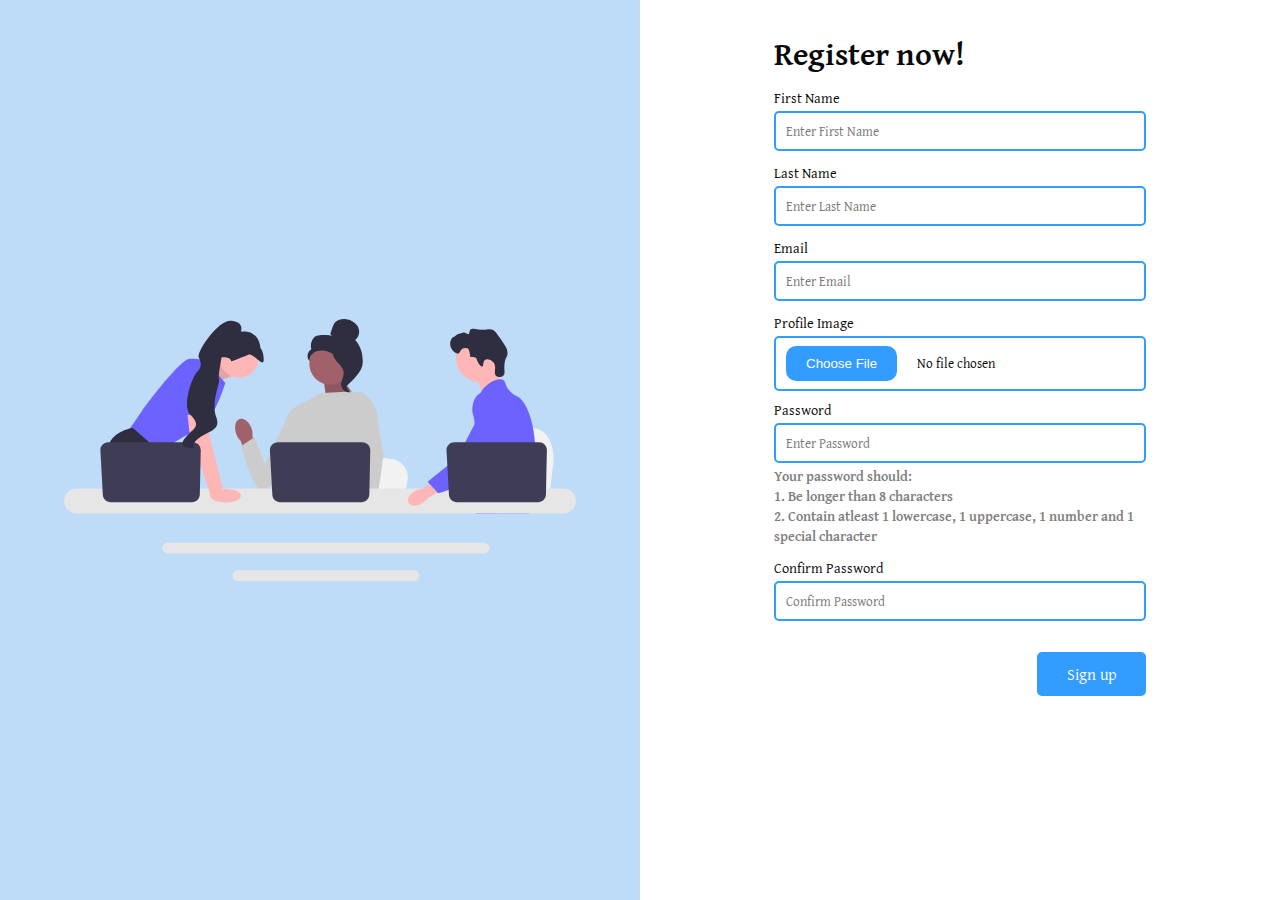
<file: index.html>
<!DOCTYPE html>
<html lang="en">

<head>
    <meta charset="UTF-8">
    <meta name="viewport" content="width=device-width, initial-scale=1.0">
    <link rel="preconnect" href="https://fonts.googleapis.com">
    <link rel="preconnect" href="https://fonts.gstatic.com" crossorigin="">
    <link href="https://fonts.googleapis.com/css2?family=Gentium+Plus&amp;display=swap" rel="stylesheet">

    <link rel="stylesheet" href="style.css">
    <title>Sign Up Form</title>
</head>

<body>
    <div class="outer">
        <div class="illustration-section">
            <img src="engineering.svg" alt="Great Illustration">
        </div>
        <div class="register-section">
            <form id="form">
                <p id="page-description">Register now!</p>
                <div class="inp-wrap">
                    <label for="fname">First Name</label>
                    <input type="text" placeholder="Enter First Name" id="fname">
                    <p id="fname-err" class="error">Show error</p>
                </div>

                <div class="inp-wrap">
                    <label for="lname">Last Name</label>
                    <input type="text" placeholder="Enter Last Name" id="lname">
                    <p id="lname-err" class="error">Show error</p>
                </div>

                <div class="inp-wrap">
                    <label for="email">Email</label>
                    <input type="text" placeholder="Enter Email" id="email">
                    <p id="email-err" class="error">Show error</p>
                </div>
                <div class="inp-wrap">
                    <label for="profileImage">Profile Image</label>
                    <input type="file" id="fileInput" name="img" accept="image/*">
                </div>
                <div class="inp-wrap">
                    <label for="pwd">Password</label>
                    <input type="password" placeholder="Enter Password" id="pwd">
                    <p id="pwd-info">
                        Your password should: <br>
                        1. Be longer than 8 characters <br>
                        2. Contain atleast 1 lowercase, 1 uppercase, 1 number and 1 special character
                    </p>
                    <p id="pwd-err" class="error">Show error</p>
                </div>

                <div class="inp-wrap">
                    <label for="pwd2">Confirm Password</label>
                    <input type="password" placeholder="Confirm Password" id="pwd2">
                    <p id="pwd2-err" class="error">Show error</p>
                </div>

                <div class="btn-wrap">
                    <input class="button" type="submit" value="Sign up">
                </div>
                <p id="success">Signed up!</p>
            </form>
        </div>
    </div>
    <script type="text/javascript" src="index.js"></script>

</body>

</html>
</file>
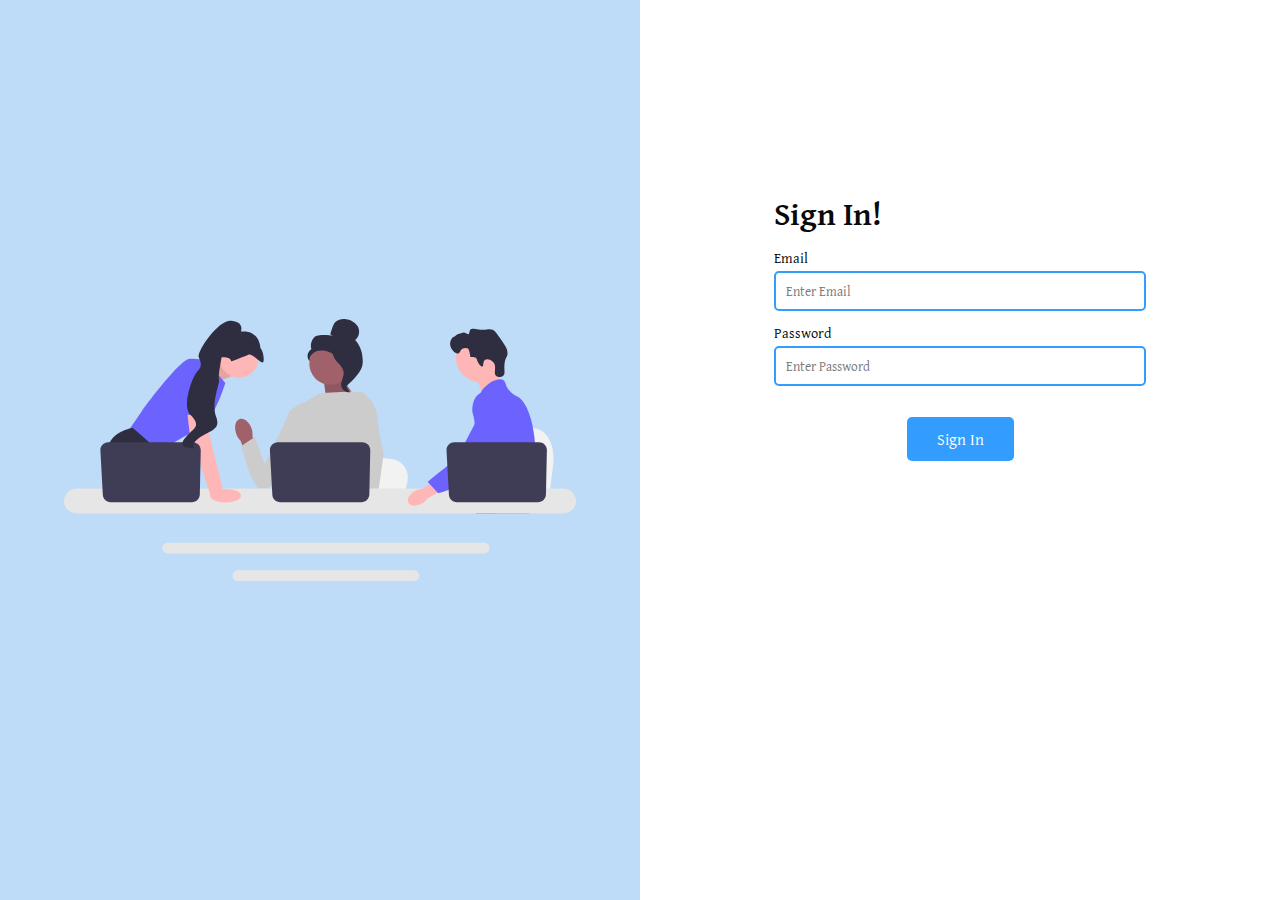
<file: signin.html>
<!DOCTYPE html>
<html lang="en">

<head>
    <meta charset="UTF-8">
    <meta name="viewport" content="width=device-width, initial-scale=1.0">
    <link rel="preconnect" href="https://fonts.googleapis.com">
    <link rel="preconnect" href="https://fonts.gstatic.com" crossorigin="">
    <link href="https://fonts.googleapis.com/css2?family=Gentium+Plus&amp;display=swap" rel="stylesheet">

    <link rel="stylesheet" href="style.css">
    <title>Sign Up Form</title>
</head>

<body>
    <div class="outer">
        <div class="illustration-section">
            <img src="engineering.svg" alt="Great Illustration">
        </div>
        <div class="sigin-section">
            <form id="form">
                <p id="page-description">Sign In!</p>
                <div class="inp-wrap">
                    <label for="email">Email</label>
                    <input type="text" placeholder="Enter Email" id="email">
                    <p id="email-err" class="error">Show error</p>
                </div>
                <div class="inp-wrap">
                    <label for="pwd">Password</label>
                    <input type="password" placeholder="Enter Password" id="pwd">
                    <p id="pwd-err" class="error">Show error</p>
                </div>
                <div class="siginbtn-wrap">
                    <input class="button" type="submit" value="Sign In">
                </div>
                <p id="success">Signed In!</p>
            </form>
        </div>
    </div>
    <script type="text/javascript" src="signin.js"></script>
</body>
</html>
</file>
<file: style.css>
* {
    margin: 0;
    padding: 0;
    box-sizing: border-box;
    font-family: 'Gentium Plus', serif;
}

.outer {
    height: 100vh;
    background-color: antiquewhite;
    display: flex;
}

.upper {
    height: 25vh;
    background-color:  #bedbf7;
    display: flex;
}

.lower {
    height: 75vh;
    background-color: #e9eef3;
    display: flex;
}

.card {
    border: 2px solid black;
    width: 100%;
    text-align: center; /* Center the text horizontally */
  }

.wrap {
	height: 100%;
}

.image {
	display: block;
	left: 18%;
	top: 9%;
    border-radius: 50%;
    width: 200px;
	position: absolute;
    border: 9px solid #f6efef;
}

.illustration-section,
.register-section,.sigin-section {
    height: 100vh;
    width: 50%;
}

.illustration-section {
    display: flex;
    align-items: center;
    justify-content: center;
    background-color: #bedbf7;
}

.register-section {
    background-color: white;
    padding: 10px 20px;
    display: flex;
    justify-content: center;
}

.sigin-section {
    background-color: white;
    padding: 170px 20px;
    display: flex;
    justify-content: center;
}



.illustration-section img {
    overflow: auto;
    width: 80%;
}

form {
    width: 62%;
    display: flex;
    flex-direction: column;
    margin: 20px 0;
}

h1 {
    font-size: 1.5em;
    margin-bottom: 10px;
}

#page-description {
    font-size: 2em;
    font-weight: bold;
    margin-bottom: 10px;
    color: #090909;
}


.inp-wrap {
    display: flex;
    flex-direction: column;
    gap: 3px;
    margin-bottom: 8px;
}


label {
    font-size: 0.9rem;
}


input[type=password],
input[type=text],input[type=file] {
    width: 100%;
    padding: 8px 10px;
    border-radius: 5px;
    border: 2px solid #339dff;
    outline: none;
}


input[type=password]:focus,
input[type=text]:focus,
input[type=password]:hover,
input[type=text]:hover,
input[type=file] {
    border: 2px solid #339dff;
}


.button, .siginbutton{
    background-color: #339dff;
    color: white;
    border: none;
    outline: none;
    border-radius: 5px;
    padding: 10px 30px;
    font-size: 1rem;
    display: block;
}

 .logoutbutton {
    position: absolute;
    top: 10px;
    right: 10px;
    padding: 10px 20px;
    font-size: 16px;
    background-color: #339dff;
    color: white;
    border: none;
    border-radius: 5px;
    cursor: pointer;
}

.button:hover {
    background-color: white;
    color: #339dff;
    border: 1px solid #339dff;
}

.logoutbutton:hover {
    background-color: white;
    color: #339dff;
    border: 1px solid #339dff;
}

input[type=file]::file-selector-button {
    margin-right: 20px;
    border: none;
    background: #339dff;
    padding: 10px 20px;
    border-radius: 10px;
    color: #fff;
    cursor: pointer;
    transition: background .2s ease-in-out;
  }
  
  input[type=file]::file-selector-button:hover {
    background-color: white;
    color: #339dff;
    border: 1px solid #339dff;
  }

.btn-wrap {
    margin-top: 20px;
    display: flex;
    justify-content: flex-end;
}

.siginbtn-wrap{
    margin-top: 20px;
    display: flex;
    justify-content: center;
}


p {
    font-size: 14px;
}

#pwd-info {
    color: rgb(127, 127, 127);
    font-weight: bold;
}

.error {
    color: red;
}

#success {
    color: #097963;
    text-align: end;
    margin-top: 10px;
    font-size: 1em;
    font-weight: bold;
}
</file>
